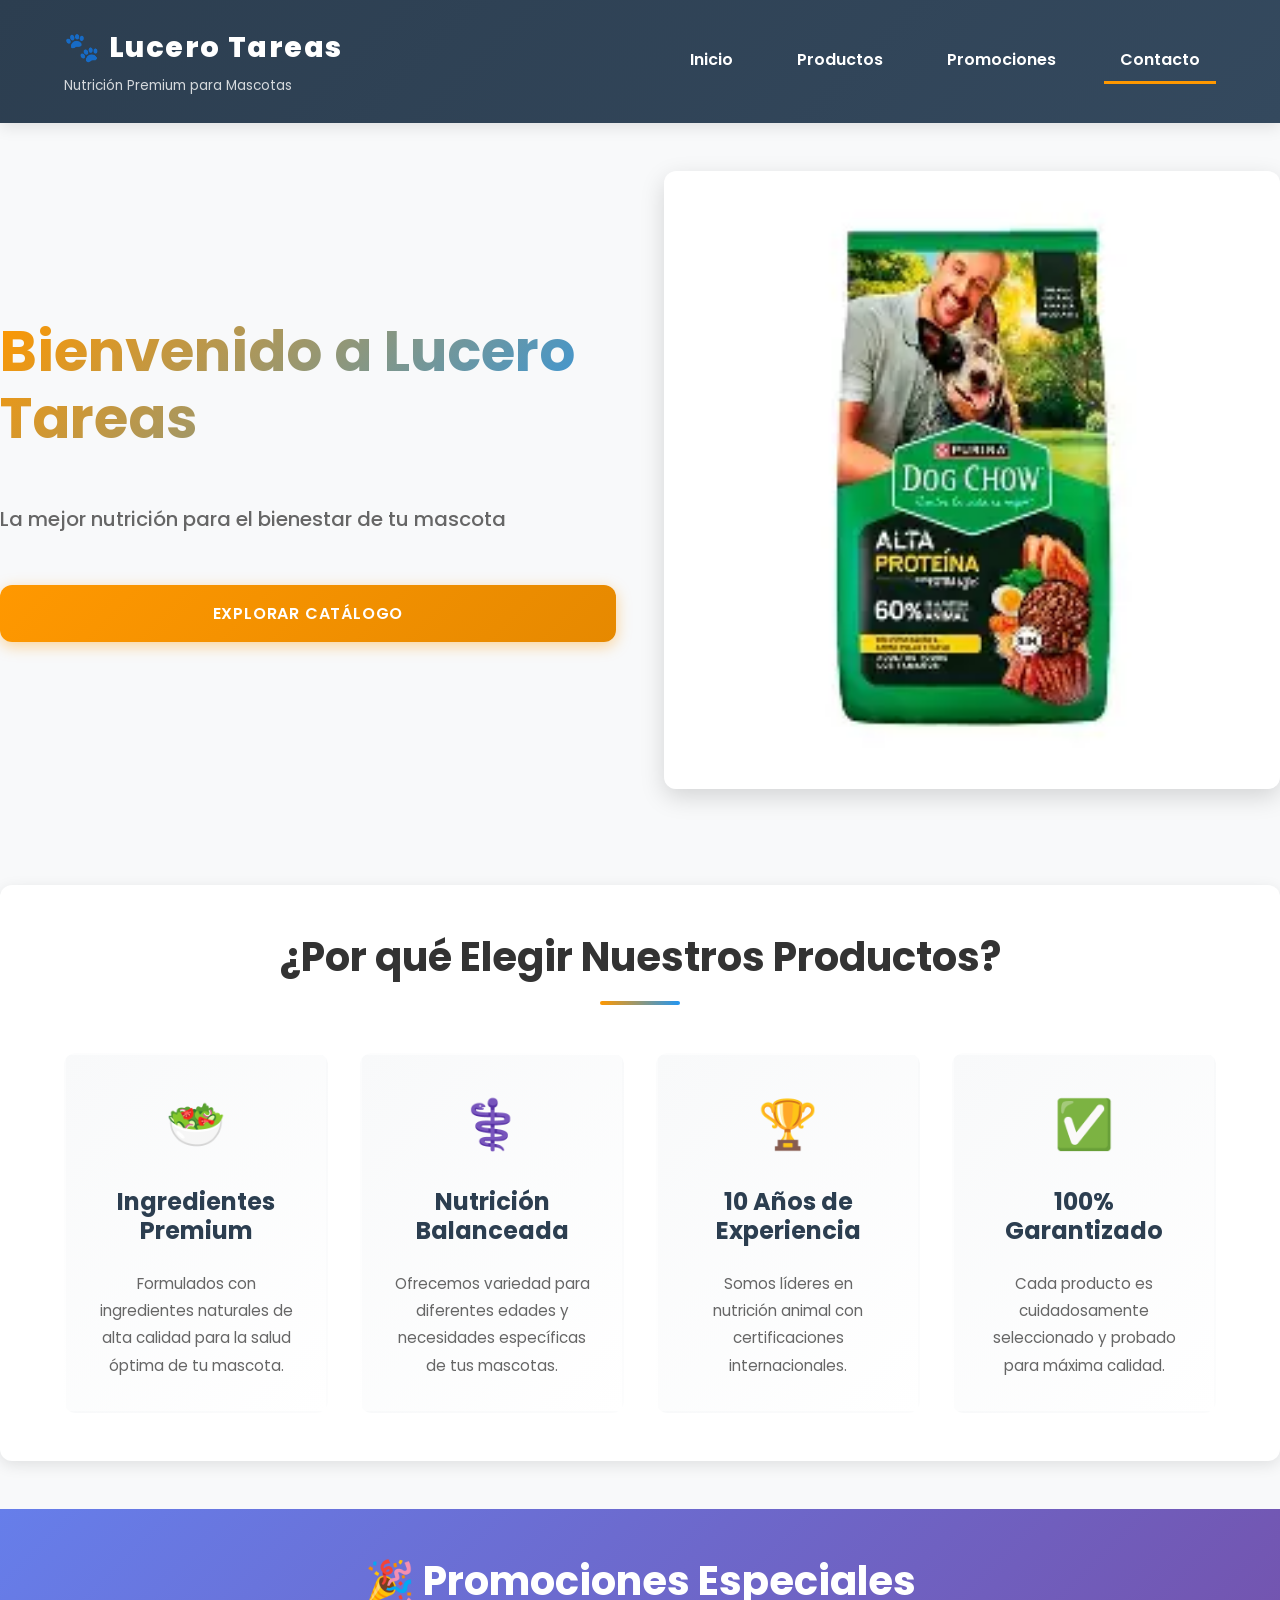
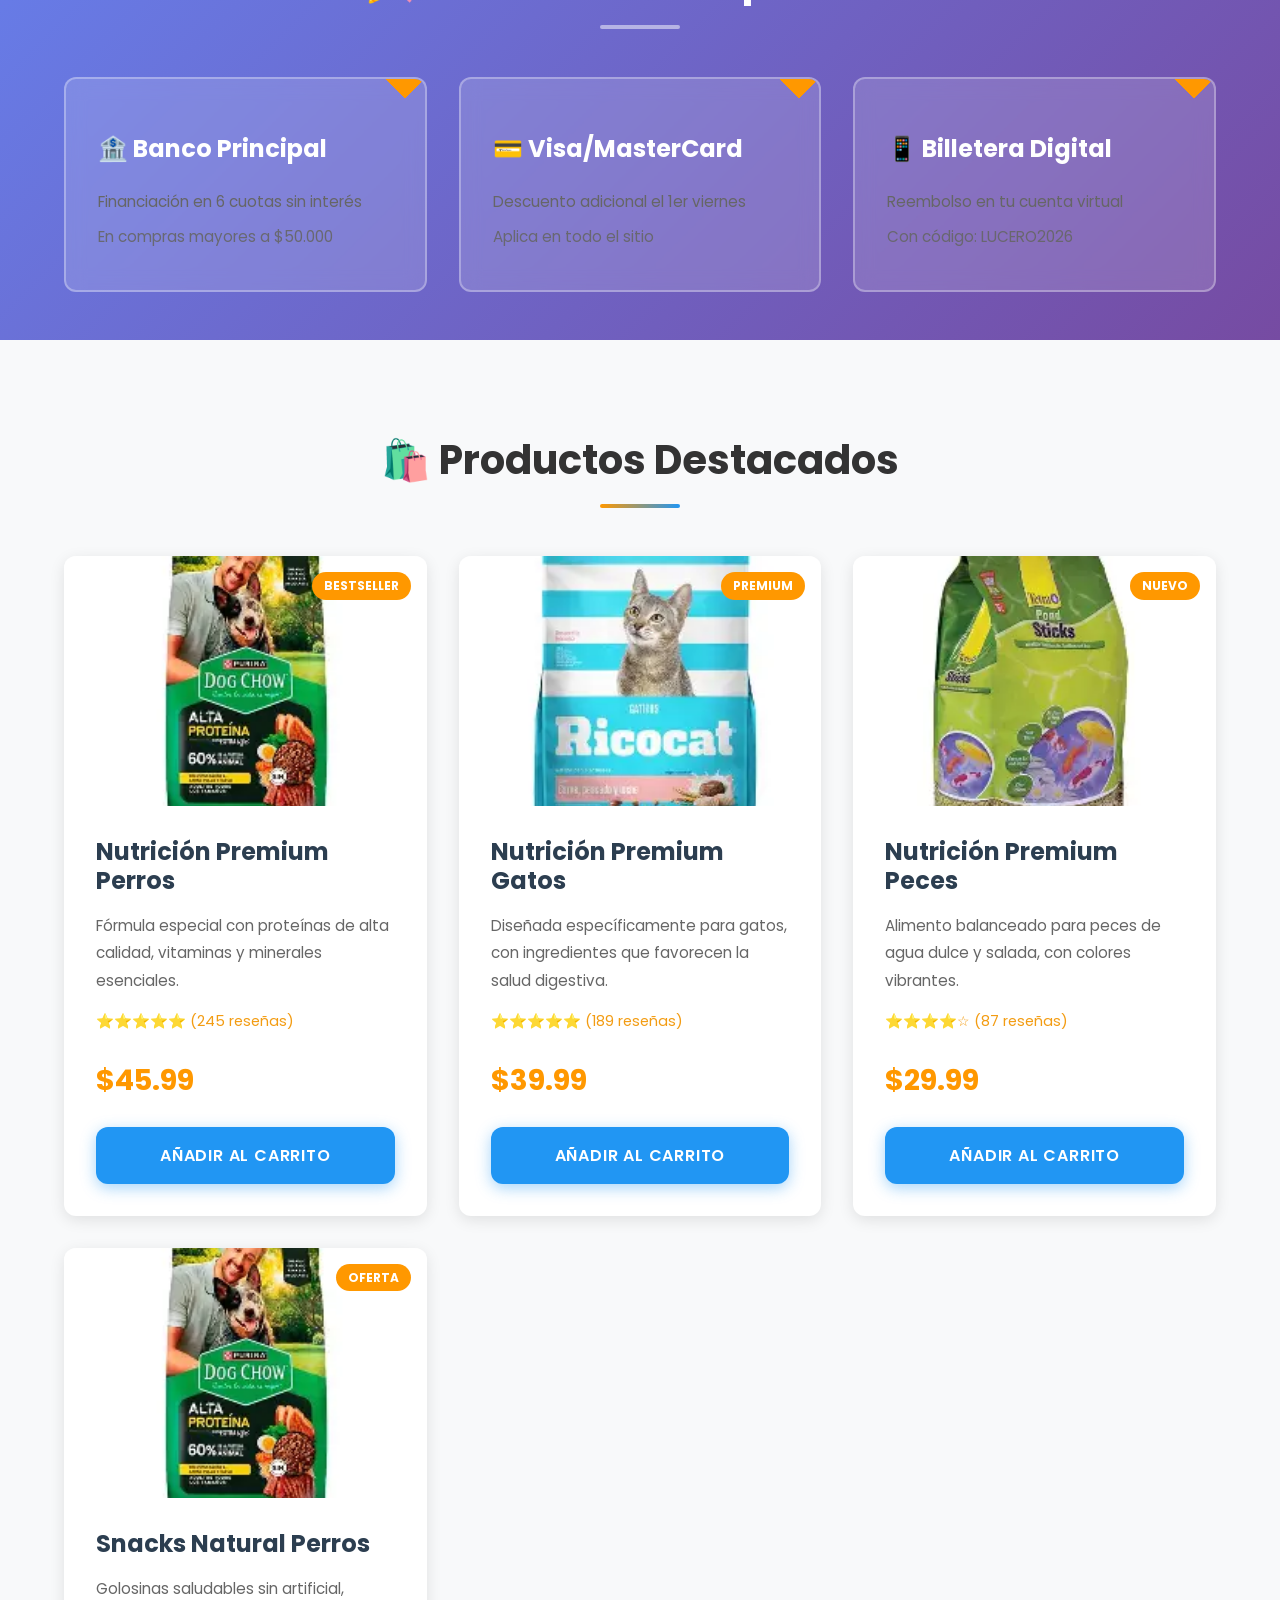
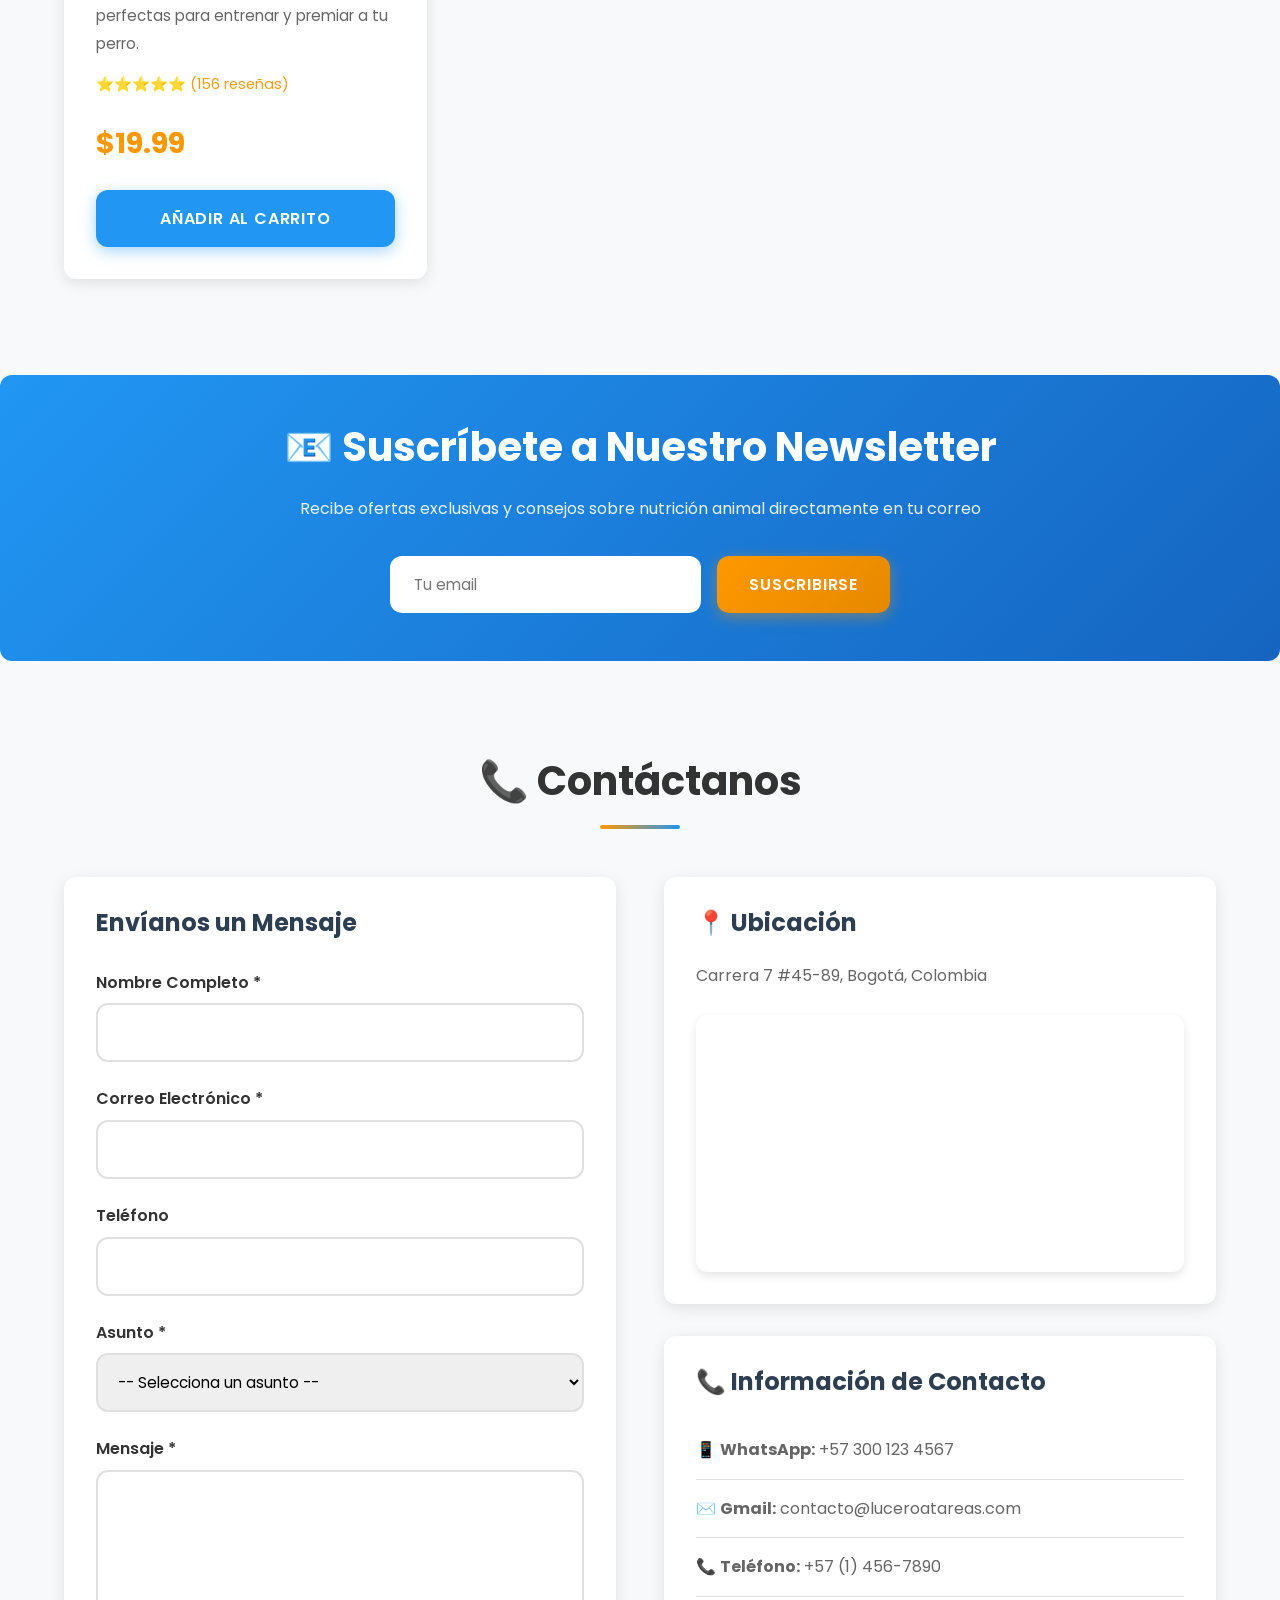
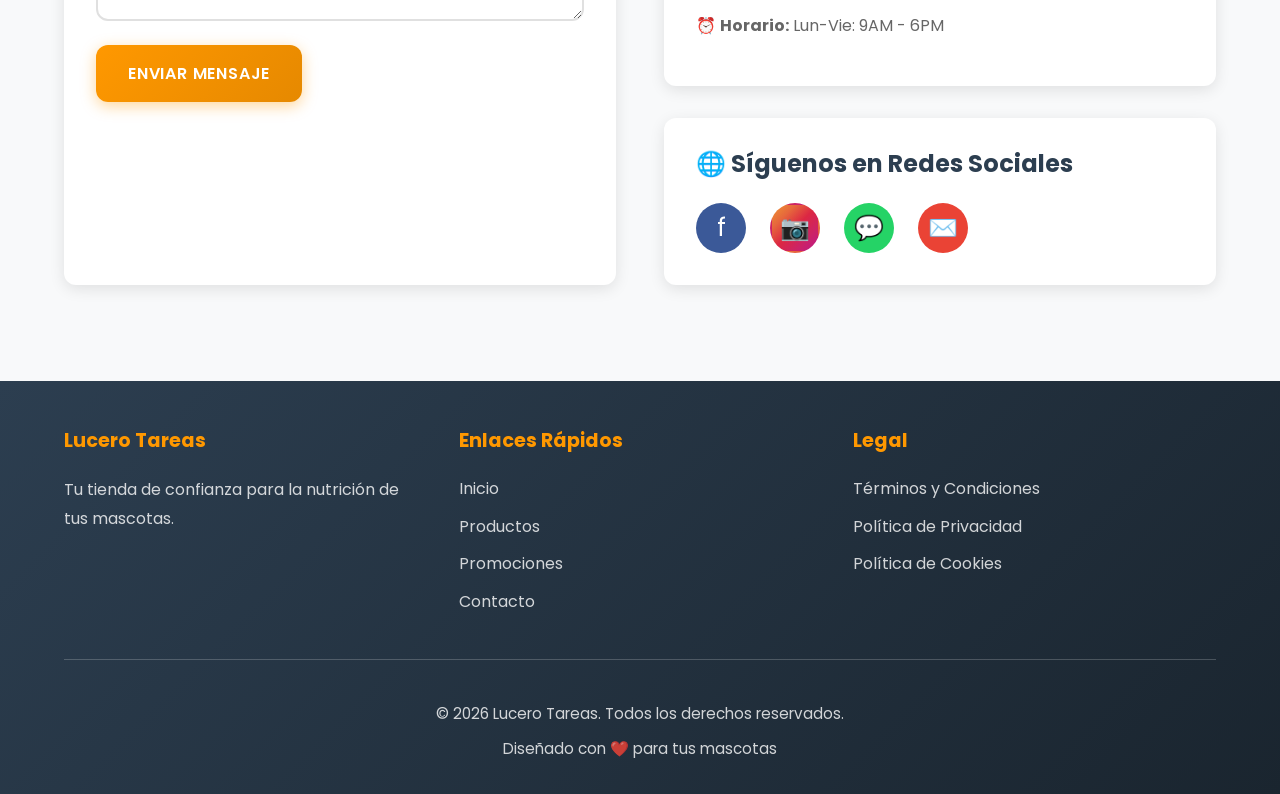
<file: index.html>
<!DOCTYPE html>
<html lang="es">
<head>
    <meta charset="UTF-8">
    <meta name="viewport" content="width=device-width, initial-scale=1.0">
    <meta name="description" content="PetShop Lucero - Nutrición Premium para tus mascotas">
    <meta name="keywords" content="petshop, alimentos mascotas, perros, gatos, peces">
    <title>PetShop Lucero - Nutrición Premium para Mascotas</title>
    <link rel="stylesheet" href="style.css">
    <link rel="preconnect" href="https://fonts.googleapis.com">
    <link rel="preconnect" href="https://fonts.gstatic.com" crossorigin>
    <link href="https://fonts.googleapis.com/css2?family=Poppins:wght@400;600;700;800&family=Lora:wght@400;600&display=swap" rel="stylesheet">
</head>
<body>
    <!-- HEADER Y NAVEGACIÓN -->
    <header class="header">
        <div class="container">
            <div class="logo-container">
                <div class="logo">🐾 Lucero Tareas</div>
                <p class="tagline">Nutrición Premium para Mascotas</p>
            </div>
            <nav class="navbar">
                <a href="#inicio" class="nav-link">Inicio</a>
                <a href="#productos" class="nav-link">Productos</a>
                <a href="#promociones" class="nav-link">Promociones</a>
                <a href="#contacto" class="nav-link">Contacto</a>
            </nav>
            <button class="menu-toggle" id="menuToggle">☰</button>
        </div>
    </header>

    <!-- MAIN CONTENT -->
    <main>
        <!-- SECCIÓN HERO -->
        <section id="inicio" class="hero">
            <div class="hero-content">
                <h1 class="hero-title">Bienvenido a <span class="highlight">Lucero Tareas</span></h1>
                <p class="hero-subtitle">La mejor nutrición para el bienestar de tu mascota</p>
                <button class="cta-button cta-primary">Explorar Catálogo</button>
            </div>
            <div class="hero-image">
                <img src="comida_perros.webp" alt="Productos premium para mascotas" loading="lazy">
            </div>
        </section>

        <!-- SECCIÓN BENEFICIOS -->
        <section class="benefits">
            <div class="container">
                <h2 class="section-title">¿Por qué Elegir Nuestros Productos?</h2>
                <div class="benefits-grid">
                    <div class="benefit-card">
                        <div class="benefit-icon">🥗</div>
                        <h3>Ingredientes Premium</h3>
                        <p>Formulados con ingredientes naturales de alta calidad para la salud óptima de tu mascota.</p>
                    </div>
                    <div class="benefit-card">
                        <div class="benefit-icon">⚕️</div>
                        <h3>Nutrición Balanceada</h3>
                        <p>Ofrecemos variedad para diferentes edades y necesidades específicas de tus mascotas.</p>
                    </div>
                    <div class="benefit-card">
                        <div class="benefit-icon">🏆</div>
                        <h3>10 Años de Experiencia</h3>
                        <p>Somos líderes en nutrición animal con certificaciones internacionales.</p>
                    </div>
                    <div class="benefit-card">
                        <div class="benefit-icon">✅</div>
                        <h3>100% Garantizado</h3>
                        <p>Cada producto es cuidadosamente seleccionado y probado para máxima calidad.</p>
                    </div>
                </div>
            </div>
        </section>

        <!-- SECCIÓN PROMOCIONES BANCARIAS -->
        <section id="promociones" class="promotions">
            <div class="container">
                <h2 class="section-title">🎉 Promociones Especiales</h2>
                <div class="promotions-grid">
                    <div class="promo-card promo-card-1">
                        <div class="promo-badge">Hasta 30%</div>
                        <h3>🏦 Banco Principal</h3>
                        <p>Financiación en 6 cuotas sin interés</p>
                        <p class="promo-detail">En compras mayores a $50.000</p>
                    </div>
                    <div class="promo-card promo-card-2">
                        <div class="promo-badge">Hasta 25%</div>
                        <h3>💳 Visa/MasterCard</h3>
                        <p>Descuento adicional el 1er viernes</p>
                        <p class="promo-detail">Aplica en todo el sitio</p>
                    </div>
                    <div class="promo-card promo-card-3">
                        <div class="promo-badge">Hasta 20%</div>
                        <h3>📱 Billetera Digital</h3>
                        <p>Reembolso en tu cuenta virtual</p>
                        <p class="promo-detail">Con código: LUCERO2026</p>
                    </div>
                </div>
            </div>
        </section>

        <!-- SECCIÓN PRODUCTOS DESTACADOS -->
        <section id="productos" class="featured-products">
            <div class="container">
                <h2 class="section-title">🛍️ Productos Destacados</h2>
                <div class="products-grid">
                    <article class="product-card">
                        <div class="product-image">
                            <img src="comida_perros.webp" alt="Nutrición Premium Perros" loading="lazy">
                            <span class="product-badge">Bestseller</span>
                        </div>
                        <div class="product-content">
                            <h3>Nutrición Premium Perros</h3>
                            <p class="product-description">Fórmula especial con proteínas de alta calidad, vitaminas y minerales esenciales.</p>
                            <div class="product-rating">⭐⭐⭐⭐⭐ (245 reseñas)</div>
                            <div class="product-price">$45.99</div>
                            <button class="cta-button cta-secondary">Añadir al Carrito</button>
                        </div>
                    </article>

                    <article class="product-card">
                        <div class="product-image">
                            <img src="comida_gatos.webp" alt="Nutrición Premium Gatos" loading="lazy">
                            <span class="product-badge">Premium</span>
                        </div>
                        <div class="product-content">
                            <h3>Nutrición Premium Gatos</h3>
                            <p class="product-description">Diseñada específicamente para gatos, con ingredientes que favorecen la salud digestiva.</p>
                            <div class="product-rating">⭐⭐⭐⭐⭐ (189 reseñas)</div>
                            <div class="product-price">$39.99</div>
                            <button class="cta-button cta-secondary">Añadir al Carrito</button>
                        </div>
                    </article>

                    <article class="product-card">
                        <div class="product-image">
                            <img src="comida_peces.webp" alt="Nutrición Premium Peces" loading="lazy">
                            <span class="product-badge">Nuevo</span>
                        </div>
                        <div class="product-content">
                            <h3>Nutrición Premium Peces</h3>
                            <p class="product-description">Alimento balanceado para peces de agua dulce y salada, con colores vibrantes.</p>
                            <div class="product-rating">⭐⭐⭐⭐☆ (87 reseñas)</div>
                            <div class="product-price">$29.99</div>
                            <button class="cta-button cta-secondary">Añadir al Carrito</button>
                        </div>
                    </article>

                    <article class="product-card">
                        <div class="product-image">
                            <img src="comida_perros.webp" alt="Snacks Natural Perros" loading="lazy">
                            <span class="product-badge">Oferta</span>
                        </div>
                        <div class="product-content">
                            <h3>Snacks Natural Perros</h3>
                            <p class="product-description">Golosinas saludables sin artificial, perfectas para entrenar y premiar a tu perro.</p>
                            <div class="product-rating">⭐⭐⭐⭐⭐ (156 reseñas)</div>
                            <div class="product-price">$19.99</div>
                            <button class="cta-button cta-secondary">Añadir al Carrito</button>
                        </div>
                    </article>
                </div>
            </div>
        </section>

        <!-- SECCIÓN NEWSLETTER -->
        <section class="newsletter">
            <div class="container">
                <div class="newsletter-content">
                    <h2>📧 Suscríbete a Nuestro Newsletter</h2>
                    <p>Recibe ofertas exclusivas y consejos sobre nutrición animal directamente en tu correo</p>
                    <form class="newsletter-form">
                        <input type="email" placeholder="Tu email" required>
                        <button type="submit" class="cta-button cta-primary">Suscribirse</button>
                    </form>
                </div>
            </div>
        </section>

        <!-- SECCIÓN FORMULARIO DE CONTACTO -->
        <section id="contacto" class="contact-section">
            <div class="container">
                <h2 class="section-title">📞 Contáctanos</h2>
                <div class="contact-wrapper">
                    <!-- FORMULARIO -->
                    <aside class="contact-form-container">
                        <h3>Envíanos un Mensaje</h3>
                        <form class="contact-form" id="contactForm">
                            <div class="form-group">
                                <label for="name">Nombre Completo *</label>
                                <input type="text" id="name" name="name" required>
                            </div>
                            <div class="form-group">
                                <label for="email">Correo Electrónico *</label>
                                <input type="email" id="email" name="email" required>
                            </div>
                            <div class="form-group">
                                <label for="phone">Teléfono</label>
                                <input type="tel" id="phone" name="phone">
                            </div>
                            <div class="form-group">
                                <label for="subject">Asunto *</label>
                                <select id="subject" name="subject" required>
                                    <option value="">-- Selecciona un asunto --</option>
                                    <option value="consulta">Consulta General</option>
                                    <option value="producto">Información de Producto</option>
                                    <option value="pedido">Estado de Pedido</option>
                                    <option value="reclamo">Reclamo</option>
                                </select>
                            </div>
                            <div class="form-group">
                                <label for="message">Mensaje *</label>
                                <textarea id="message" name="message" rows="5" required></textarea>
                            </div>
                            <button type="submit" class="cta-button cta-primary">Enviar Mensaje</button>
                        </form>
                    </aside>

                    <!-- INFORMACIÓN Y MAPA -->
                    <aside class="contact-info-container">
                        <div class="info-box">
                            <h3>📍 Ubicación</h3>
                            <p>Carrera 7 #45-89, Bogotá, Colombia</p>
                            <div class="map-container">
                                <iframe src="https://www.google.com/maps/embed?pb=!1m18!1m12!1m3!1d3976.5430523435!2d-74.0761!3d4.7110!2m3!1f0!2f0!3f0!3m2!1i1024!2i768!4f13.1!3m3!1m2!1s0x8e3f9a3d1e5e5e5f%3A0x5e5e5e5e5e5e5e5e!2sBogot%C3%A1%2C%20Colombia!5e0!3m2!1ses!2s!4v1234567890" width="100%" height="250" style="border:0;" allowfullscreen="" loading="lazy" referrerpolicy="no-referrer-when-downgrade"></iframe>
                            </div>
                        </div>

                        <div class="info-box">
                            <h3>📞 Información de Contacto</h3>
                            <ul class="contact-list">
                                <li>📱 <strong>WhatsApp:</strong> +57 300 123 4567</li>
                                <li>✉️ <strong>Gmail:</strong> contacto@luceroatareas.com</li>
                                <li>📞 <strong>Teléfono:</strong> +57 (1) 456-7890</li>
                                <li>⏰ <strong>Horario:</strong> Lun-Vie: 9AM - 6PM</li>
                            </ul>
                        </div>

                        <div class="info-box">
                            <h3>🌐 Síguenos en Redes Sociales</h3>
                            <div class="social-links">
                                <a href="https://facebook.com/luceroatareas" target="_blank" title="Facebook" class="social-link facebook">f</a>
                                <a href="https://instagram.com/luceroatareas" target="_blank" title="Instagram" class="social-link instagram">📷</a>
                                <a href="https://wa.me/573001234567" target="_blank" title="WhatsApp" class="social-link whatsapp">💬</a>
                                <a href="mailto:contacto@luceroatareas.com" title="Email" class="social-link email">✉️</a>
                            </div>
                        </div>
                    </aside>
                </div>
            </div>
        </section>
    </main>

    <!-- FOOTER -->
    <footer class="footer">
        <div class="container">
            <div class="footer-content">
                <div class="footer-section">
                    <h4>Lucero Tareas</h4>
                    <p>Tu tienda de confianza para la nutrición de tus mascotas.</p>
                </div>
                <div class="footer-section">
                    <h4>Enlaces Rápidos</h4>
                    <ul>
                        <li><a href="#inicio">Inicio</a></li>
                        <li><a href="#productos">Productos</a></li>
                        <li><a href="#promociones">Promociones</a></li>
                        <li><a href="#contacto">Contacto</a></li>
                    </ul>
                </div>
                <div class="footer-section">
                    <h4>Legal</h4>
                    <ul>
                        <li><a href="#terminos">Términos y Condiciones</a></li>
                        <li><a href="#privacidad">Política de Privacidad</a></li>
                        <li><a href="#cookies">Política de Cookies</a></li>
                    </ul>
                </div>
            </div>
            <div class="footer-bottom">
                <p>&copy; 2026 Lucero Tareas. Todos los derechos reservados.</p>
                <p>Diseñado con ❤️ para tus mascotas</p>
            </div>
        </div>
    </footer>

    <script src="script.js"></script>
</body>
</html>
</file>
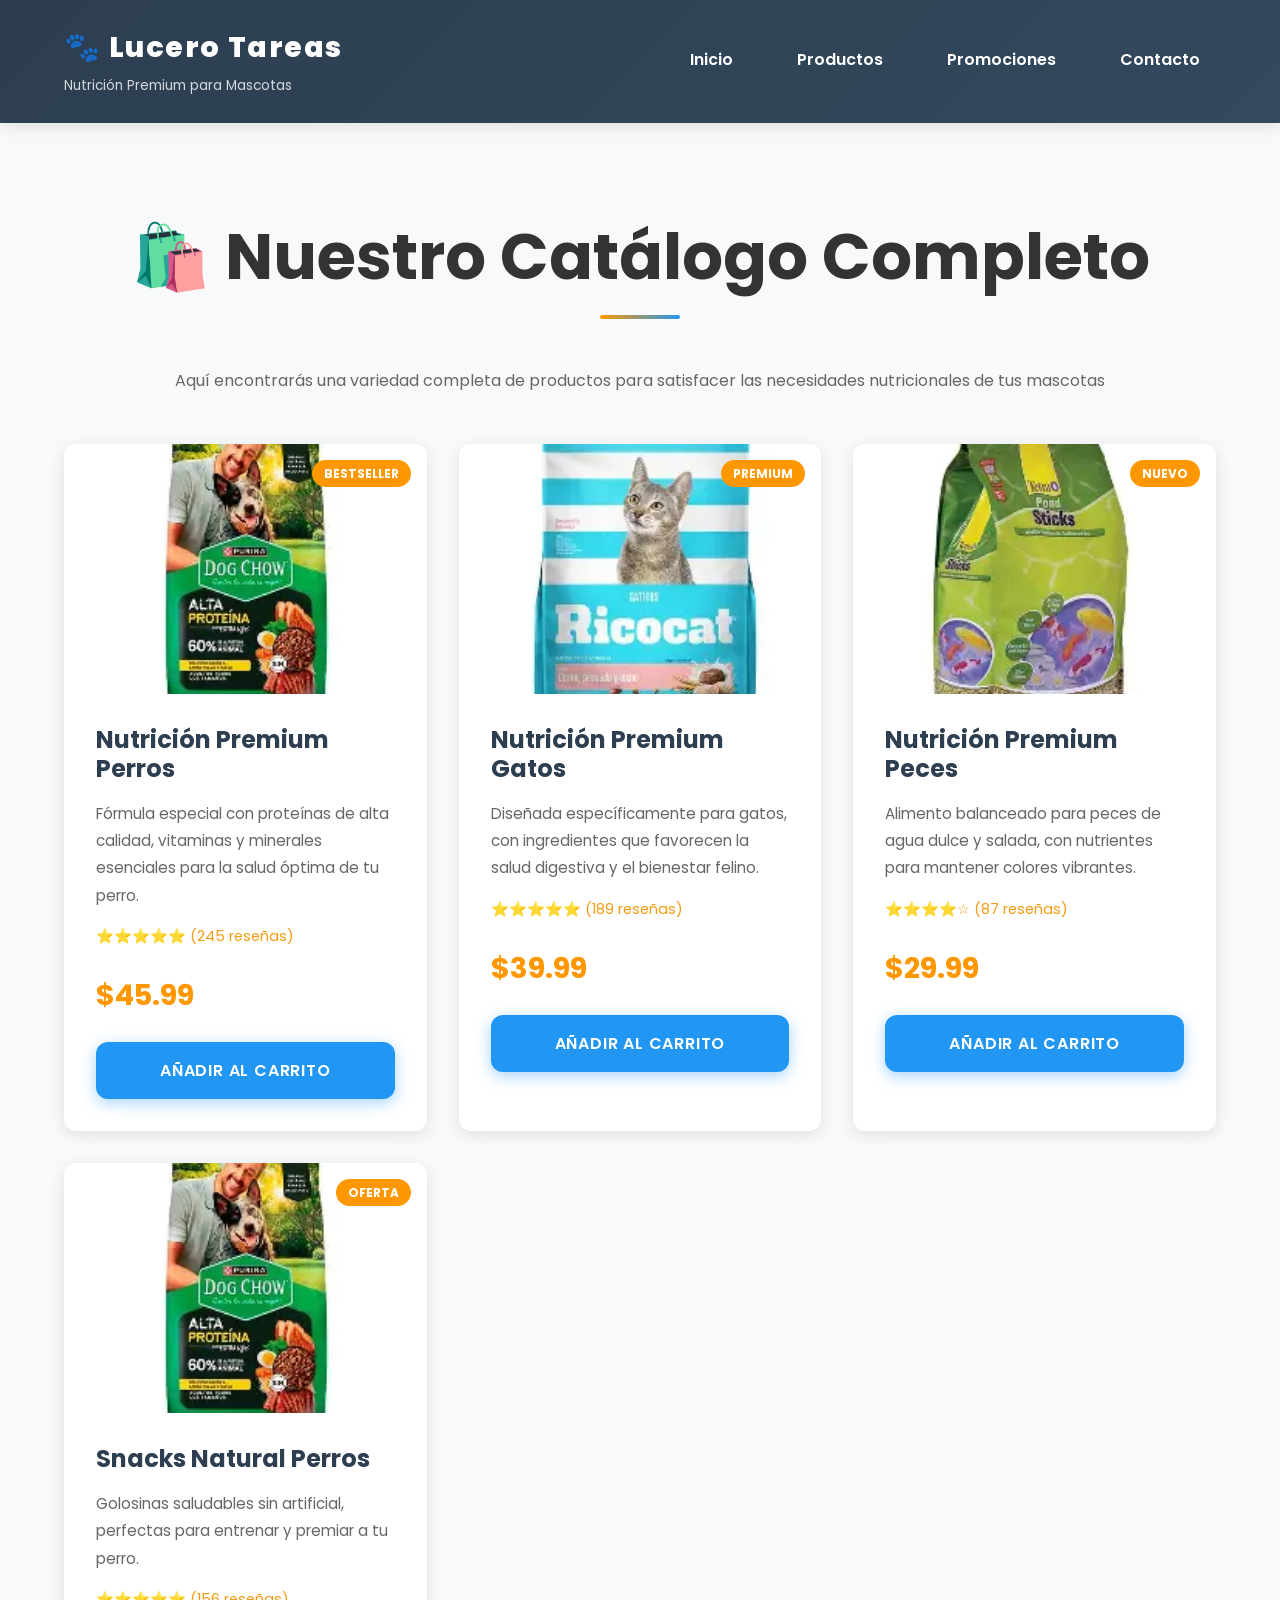
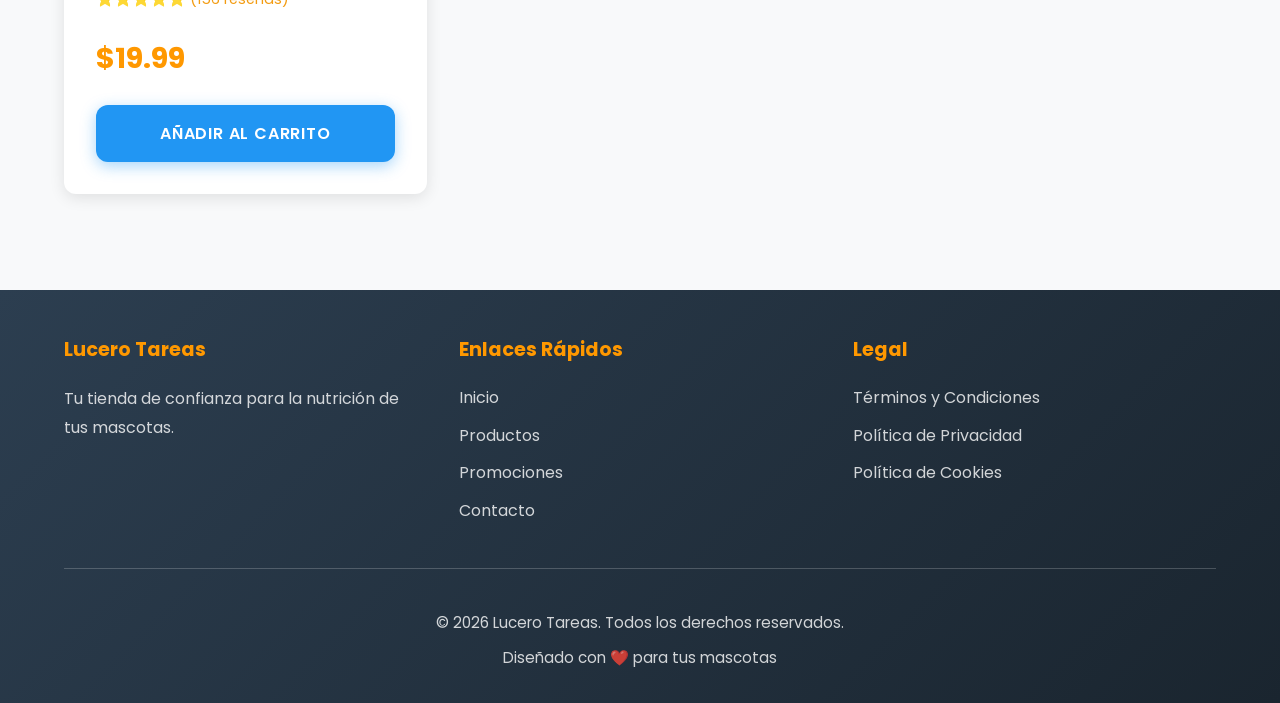
<file: catalogo.html>
<!DOCTYPE html>
<html lang="es">
<head>
    <meta charset="UTF-8">
    <meta name="viewport" content="width=device-width, initial-scale=1.0">
    <meta name="description" content="Catálogo de productos - PetShop Lucero">
    <title>Catálogo - PetShop Lucero</title>
    <link rel="stylesheet" href="style.css">
    <link rel="preconnect" href="https://fonts.googleapis.com">
    <link rel="preconnect" href="https://fonts.gstatic.com" crossorigin>
    <link href="https://fonts.googleapis.com/css2?family=Poppins:wght@400;600;700;800&display=swap" rel="stylesheet">
</head>
<body>
    <!-- HEADER Y NAVEGACIÓN -->
    <header class="header">
        <div class="container">
            <div class="logo-container">
                <div class="logo">🐾 Lucero Tareas</div>
                <p class="tagline">Nutrición Premium para Mascotas</p>
            </div>
            <nav class="navbar">
                <a href="index.html#inicio" class="nav-link">Inicio</a>
                <a href="index.html#productos" class="nav-link">Productos</a>
                <a href="index.html#promociones" class="nav-link">Promociones</a>
                <a href="index.html#contacto" class="nav-link">Contacto</a>
            </nav>
            <button class="menu-toggle" id="menuToggle">☰</button>
        </div>
    </header>

    <!-- MAIN CONTENT -->
    <main>
        <section class="featured-products">
            <div class="container">
                <h1 class="section-title">🛍️ Nuestro Catálogo Completo</h1>
                <p style="text-align: center; color: #666; margin-bottom: 2rem;">Aquí encontrarás una variedad completa de productos para satisfacer las necesidades nutricionales de tus mascotas</p>
                
                <div class="products-grid">
                    <article class="product-card">
                        <div class="product-image">
                            <img src="comida_perros.webp" alt="Comida para perros" loading="lazy">
                            <span class="product-badge">Bestseller</span>
                        </div>
                        <div class="product-content">
                            <h3>Nutrición Premium Perros</h3>
                            <p class="product-description">Fórmula especial con proteínas de alta calidad, vitaminas y minerales esenciales para la salud óptima de tu perro.</p>
                            <div class="product-rating">⭐⭐⭐⭐⭐ (245 reseñas)</div>
                            <div class="product-price">$45.99</div>
                            <button class="cta-button cta-secondary">Añadir al Carrito</button>
                        </div>
                    </article>

                    <article class="product-card">
                        <div class="product-image">
                            <img src="comida_gatos.webp" alt="Comida para gatos" loading="lazy">
                            <span class="product-badge">Premium</span>
                        </div>
                        <div class="product-content">
                            <h3>Nutrición Premium Gatos</h3>
                            <p class="product-description">Diseñada específicamente para gatos, con ingredientes que favorecen la salud digestiva y el bienestar felino.</p>
                            <div class="product-rating">⭐⭐⭐⭐⭐ (189 reseñas)</div>
                            <div class="product-price">$39.99</div>
                            <button class="cta-button cta-secondary">Añadir al Carrito</button>
                        </div>
                    </article>

                    <article class="product-card">
                        <div class="product-image">
                            <img src="comida_peces.webp" alt="Comida para peces" loading="lazy">
                            <span class="product-badge">Nuevo</span>
                        </div>
                        <div class="product-content">
                            <h3>Nutrición Premium Peces</h3>
                            <p class="product-description">Alimento balanceado para peces de agua dulce y salada, con nutrientes para mantener colores vibrantes.</p>
                            <div class="product-rating">⭐⭐⭐⭐☆ (87 reseñas)</div>
                            <div class="product-price">$29.99</div>
                            <button class="cta-button cta-secondary">Añadir al Carrito</button>
                        </div>
                    </article>

                    <article class="product-card">
                        <div class="product-image">
                            <img src="comida_perros.webp" alt="Comida para perros" loading="lazy">
                            <span class="product-badge">Oferta</span>
                        </div>
                        <div class="product-content">
                            <h3>Snacks Natural Perros</h3>
                            <p class="product-description">Golosinas saludables sin artificial, perfectas para entrenar y premiar a tu perro.</p>
                            <div class="product-rating">⭐⭐⭐⭐⭐ (156 reseñas)</div>
                            <div class="product-price">$19.99</div>
                            <button class="cta-button cta-secondary">Añadir al Carrito</button>
                        </div>
                    </article>
                </div>
            </div>
        </section>
    </main>

    <!-- FOOTER -->
    <footer class="footer">
        <div class="container">
            <div class="footer-content">
                <div class="footer-section">
                    <h4>Lucero Tareas</h4>
                    <p>Tu tienda de confianza para la nutrición de tus mascotas.</p>
                </div>
                <div class="footer-section">
                    <h4>Enlaces Rápidos</h4>
                    <ul>
                        <li><a href="index.html">Inicio</a></li>
                        <li><a href="#productos">Productos</a></li>
                        <li><a href="#promociones">Promociones</a></li>
                        <li><a href="#contacto">Contacto</a></li>
                    </ul>
                </div>
                <div class="footer-section">
                    <h4>Legal</h4>
                    <ul>
                        <li><a href="#">Términos y Condiciones</a></li>
                        <li><a href="#">Política de Privacidad</a></li>
                        <li><a href="#">Política de Cookies</a></li>
                    </ul>
                </div>
            </div>
            <div class="footer-bottom">
                <p>&copy; 2026 Lucero Tareas. Todos los derechos reservados.</p>
                <p>Diseñado con ❤️ para tus mascotas</p>
            </div>
        </div>
    </footer>

    <script src="script.js"></script>
</body>
</html>
</file>
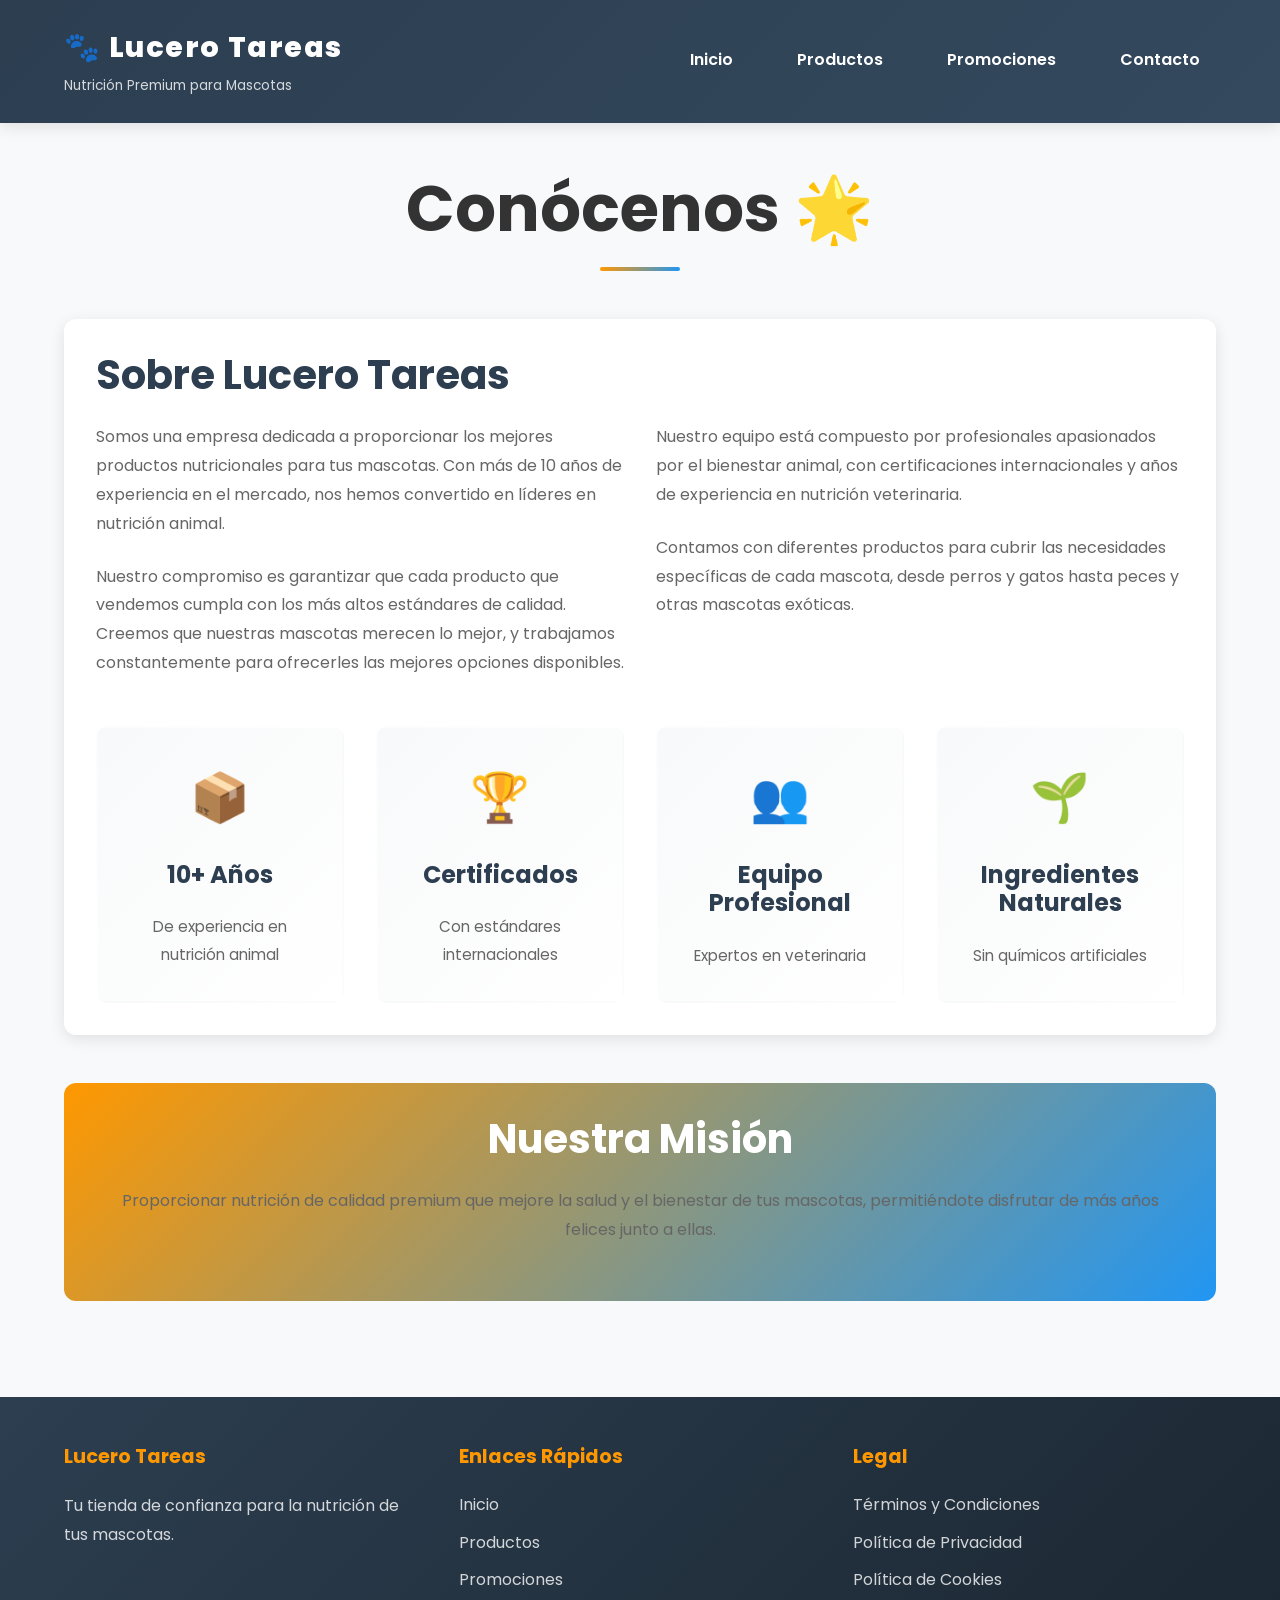
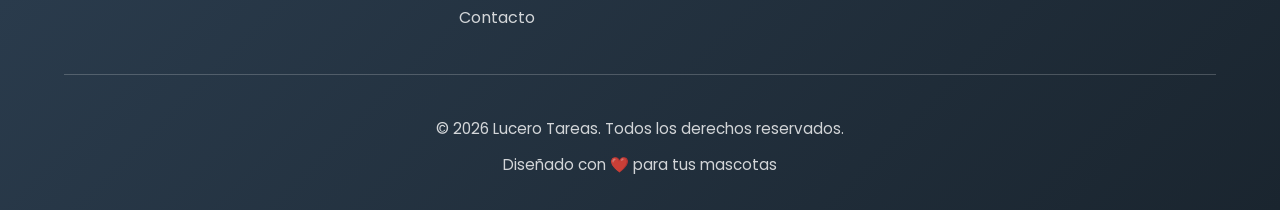
<file: conocenos.html>
<!DOCTYPE html>
<html lang="es">
<head>
    <meta charset="UTF-8">
    <meta name="viewport" content="width=device-width, initial-scale=1.0">
    <meta name="description" content="Conócenos - PetShop Lucero">
    <title>Conócenos - PetShop Lucero</title>
    <link rel="stylesheet" href="style.css">
    <link rel="preconnect" href="https://fonts.googleapis.com">
    <link rel="preconnect" href="https://fonts.gstatic.com" crossorigin>
    <link href="https://fonts.googleapis.com/css2?family=Poppins:wght@400;600;700;800&display=swap" rel="stylesheet">
</head>
<body>
    <!-- HEADER Y NAVEGACIÓN -->
    <header class="header">
        <div class="container">
            <div class="logo-container">
                <div class="logo">🐾 Lucero Tareas</div>
                <p class="tagline">Nutrición Premium para Mascotas</p>
            </div>
            <nav class="navbar">
                <a href="index.html#inicio" class="nav-link">Inicio</a>
                <a href="index.html#productos" class="nav-link">Productos</a>
                <a href="index.html#promociones" class="nav-link">Promociones</a>
                <a href="index.html#contacto" class="nav-link">Contacto</a>
            </nav>
            <button class="menu-toggle" id="menuToggle">☰</button>
        </div>
    </header>

    <!-- MAIN CONTENT -->
    <main>
        <section style="padding: 3rem 0;">
            <div class="container">
                <h1 class="section-title">Conócenos 🌟</h1>
                
                <div style="background: white; padding: 2rem; border-radius: 12px; box-shadow: 0 4px 15px rgba(0,0,0,0.1);">
                    <h2 style="color: #2c3e50; margin-bottom: 1.5rem;">Sobre Lucero Tareas</h2>
                    
                    <div style="columns: 2; gap: 2rem;">
                        <p>Somos una empresa dedicada a proporcionar los mejores productos nutricionales para tus mascotas. Con más de 10 años de experiencia en el mercado, nos hemos convertido en líderes en nutrición animal.</p>
                        
                        <p>Nuestro compromiso es garantizar que cada producto que vendemos cumpla con los más altos estándares de calidad. Creemos que nuestras mascotas merecen lo mejor, y trabajamos constantemente para ofrecerles las mejores opciones disponibles.</p>
                        
                        <p>Nuestro equipo está compuesto por profesionales apasionados por el bienestar animal, con certificaciones internacionales y años de experiencia en nutrición veterinaria.</p>
                        
                        <p>Contamos con diferentes productos para cubrir las necesidades específicas de cada mascota, desde perros y gatos hasta peces y otras mascotas exóticas.</p>
                    </div>

                    <div style="margin-top: 3rem; display: grid; grid-template-columns: repeat(auto-fit, minmax(220px, 1fr)); gap: 2rem;">
                        <div class="benefit-card">
                            <div class="benefit-icon">📦</div>
                            <h3>10+ Años</h3>
                            <p>De experiencia en nutrición animal</p>
                        </div>
                        <div class="benefit-card">
                            <div class="benefit-icon">🏆</div>
                            <h3>Certificados</h3>
                            <p>Con estándares internacionales</p>
                        </div>
                        <div class="benefit-card">
                            <div class="benefit-icon">👥</div>
                            <h3>Equipo Profesional</h3>
                            <p>Expertos en veterinaria</p>
                        </div>
                        <div class="benefit-card">
                            <div class="benefit-icon">🌱</div>
                            <h3>Ingredientes Naturales</h3>
                            <p>Sin químicos artificiales</p>
                        </div>
                    </div>
                </div>

                <div style="margin-top: 3rem; background: linear-gradient(135deg, var(--primary-color), var(--secondary-color)); color: white; padding: 2rem; border-radius: 12px; text-align: center;">
                    <h2>Nuestra Misión</h2>
                    <p>Proporcionar nutrición de calidad premium que mejore la salud y el bienestar de tus mascotas, permitiéndote disfrutar de más años felices junto a ellas.</p>
                </div>
            </div>
        </section>
    </main>

    <!-- FOOTER -->
    <footer class="footer">
        <div class="container">
            <div class="footer-content">
                <div class="footer-section">
                    <h4>Lucero Tareas</h4>
                    <p>Tu tienda de confianza para la nutrición de tus mascotas.</p>
                </div>
                <div class="footer-section">
                    <h4>Enlaces Rápidos</h4>
                    <ul>
                        <li><a href="index.html">Inicio</a></li>
                        <li><a href="catalogo.html">Productos</a></li>
                        <li><a href="index.html#promociones">Promociones</a></li>
                        <li><a href="index.html#contacto">Contacto</a></li>
                    </ul>
                </div>
                <div class="footer-section">
                    <h4>Legal</h4>
                    <ul>
                        <li><a href="#">Términos y Condiciones</a></li>
                        <li><a href="#">Política de Privacidad</a></li>
                        <li><a href="#">Política de Cookies</a></li>
                    </ul>
                </div>
            </div>
            <div class="footer-bottom">
                <p>&copy; 2026 Lucero Tareas. Todos los derechos reservados.</p>
                <p>Diseñado con ❤️ para tus mascotas</p>
            </div>
        </div>
    </footer>

    <script src="script.js"></script>
</body>
</html>
</file>
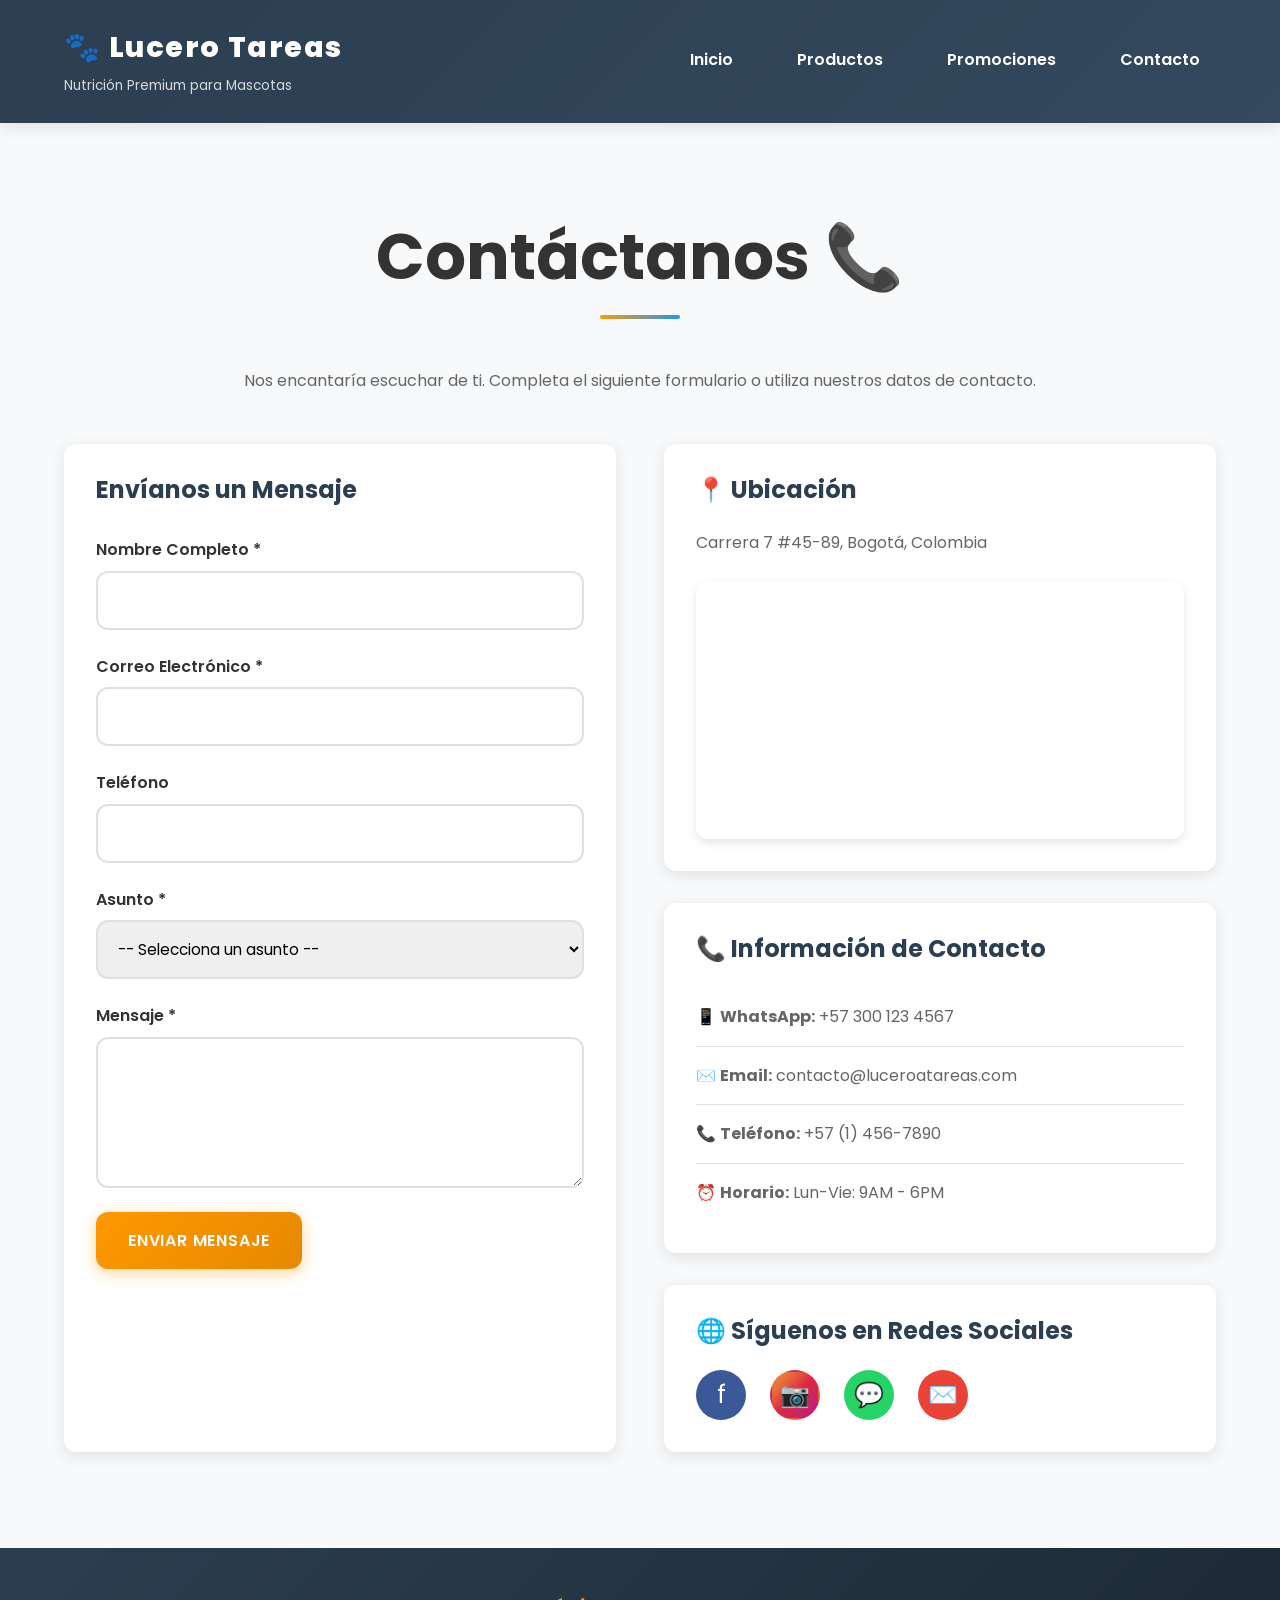
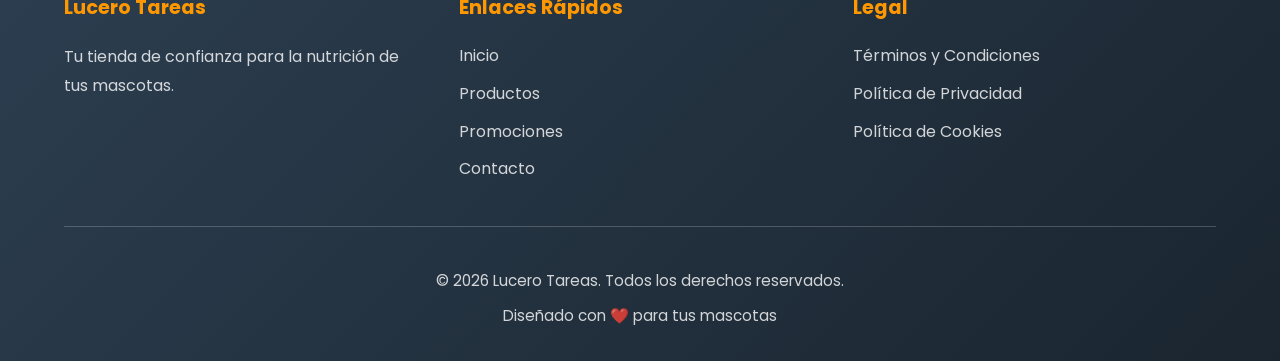
<file: contactanos.html>
<!DOCTYPE html>
<html lang="es">
<head>
    <meta charset="UTF-8">
    <meta name="viewport" content="width=device-width, initial-scale=1.0">
    <meta name="description" content="Contáctanos - PetShop Lucero">
    <title>Contáctanos - PetShop Lucero</title>
    <link rel="stylesheet" href="style.css">
    <link rel="preconnect" href="https://fonts.googleapis.com">
    <link rel="preconnect" href="https://fonts.gstatic.com" crossorigin>
    <link href="https://fonts.googleapis.com/css2?family=Poppins:wght@400;600;700;800&display=swap" rel="stylesheet">
</head>
<body>
    <!-- HEADER Y NAVEGACIÓN -->
    <header class="header">
        <div class="container">
            <div class="logo-container">
                <div class="logo">🐾 Lucero Tareas</div>
                <p class="tagline">Nutrición Premium para Mascotas</p>
            </div>
            <nav class="navbar">
                <a href="index.html#inicio" class="nav-link">Inicio</a>
                <a href="index.html#productos" class="nav-link">Productos</a>
                <a href="index.html#promociones" class="nav-link">Promociones</a>
                <a href="index.html#contacto" class="nav-link">Contacto</a>
            </nav>
            <button class="menu-toggle" id="menuToggle">☰</button>
        </div>
    </header>

    <!-- MAIN CONTENT -->
    <main>
        <section class="contact-section" style="padding: 3rem 0;">
            <div class="container">
                <h1 class="section-title">Contáctanos 📞</h1>
                <p style="text-align: center; color: #666; margin-bottom: 3rem;">Nos encantaría escuchar de ti. Completa el siguiente formulario o utiliza nuestros datos de contacto.</p>
                
                <div class="contact-wrapper">
                    <!-- FORMULARIO -->
                    <aside class="contact-form-container">
                        <h3>Envíanos un Mensaje</h3>
                        <form class="contact-form" id="contactForm">
                            <div class="form-group">
                                <label for="name">Nombre Completo *</label>
                                <input type="text" id="name" name="name" required>
                            </div>
                            <div class="form-group">
                                <label for="email">Correo Electrónico *</label>
                                <input type="email" id="email" name="email" required>
                            </div>
                            <div class="form-group">
                                <label for="phone">Teléfono</label>
                                <input type="tel" id="phone" name="phone">
                            </div>
                            <div class="form-group">
                                <label for="subject">Asunto *</label>
                                <select id="subject" name="subject" required>
                                    <option value="">-- Selecciona un asunto --</option>
                                    <option value="consulta">Consulta General</option>
                                    <option value="producto">Información de Producto</option>
                                    <option value="pedido">Estado de Pedido</option>
                                    <option value="reclamo">Reclamo</option>
                                </select>
                            </div>
                            <div class="form-group">
                                <label for="message">Mensaje *</label>
                                <textarea id="message" name="message" rows="5" required></textarea>
                            </div>
                            <button type="submit" class="cta-button cta-primary">Enviar Mensaje</button>
                        </form>
                    </aside>

                    <!-- INFORMACIÓN Y MAPA -->
                    <aside class="contact-info-container">
                        <div class="info-box">
                            <h3>📍 Ubicación</h3>
                            <p>Carrera 7 #45-89, Bogotá, Colombia</p>
                            <div class="map-container">
                                <iframe src="https://www.google.com/maps/embed?pb=!1m18!1m12!1m3!1d3976.5430523435!2d-74.0761!3d4.7110!2m3!1f0!2f0!3f0!3m2!1i1024!2i768!4f13.1!3m3!1m2!1s0x8e3f9a3d1e5e5e5f%3A0x5e5e5e5e5e5e5e5e!2sBogot%C3%A1%2C%20Colombia!5e0!3m2!1ses!2s!4v1234567890" width="100%" height="250" style="border:0;" allowfullscreen="" loading="lazy" referrerpolicy="no-referrer-when-downgrade"></iframe>
                            </div>
                        </div>

                        <div class="info-box">
                            <h3>📞 Información de Contacto</h3>
                            <ul class="contact-list">
                                <li>📱 <strong>WhatsApp:</strong> +57 300 123 4567</li>
                                <li>✉️ <strong>Email:</strong> contacto@luceroatareas.com</li>
                                <li>📞 <strong>Teléfono:</strong> +57 (1) 456-7890</li>
                                <li>⏰ <strong>Horario:</strong> Lun-Vie: 9AM - 6PM</li>
                            </ul>
                        </div>

                        <div class="info-box">
                            <h3>🌐 Síguenos en Redes Sociales</h3>
                            <div class="social-links">
                                <a href="https://facebook.com/luceroatareas" target="_blank" title="Facebook" class="social-link facebook">f</a>
                                <a href="https://instagram.com/luceroatareas" target="_blank" title="Instagram" class="social-link instagram">📷</a>
                                <a href="https://wa.me/573001234567" target="_blank" title="WhatsApp" class="social-link whatsapp">💬</a>
                                <a href="mailto:contacto@luceroatareas.com" title="Email" class="social-link email">✉️</a>
                            </div>
                        </div>
                    </aside>
                </div>
            </div>
        </section>
    </main>

    <!-- FOOTER -->
    <footer class="footer">
        <div class="container">
            <div class="footer-content">
                <div class="footer-section">
                    <h4>Lucero Tareas</h4>
                    <p>Tu tienda de confianza para la nutrición de tus mascotas.</p>
                </div>
                <div class="footer-section">
                    <h4>Enlaces Rápidos</h4>
                    <ul>
                        <li><a href="index.html">Inicio</a></li>
                        <li><a href="catalogo.html">Productos</a></li>
                        <li><a href="index.html#promociones">Promociones</a></li>
                        <li><a href="index.html#contacto">Contacto</a></li>
                    </ul>
                </div>
                <div class="footer-section">
                    <h4>Legal</h4>
                    <ul>
                        <li><a href="#">Términos y Condiciones</a></li>
                        <li><a href="#">Política de Privacidad</a></li>
                        <li><a href="#">Política de Cookies</a></li>
                    </ul>
                </div>
            </div>
            <div class="footer-bottom">
                <p>&copy; 2026 Lucero Tareas. Todos los derechos reservados.</p>
                <p>Diseñado con ❤️ para tus mascotas</p>
            </div>
        </div>
    </footer>

    <script src="script.js"></script>
</body>
</html>
</file>
<file: style.css>
/* ============================================
   VARIABLES CSS Y CONFIGURACIÓN GLOBAL
   ============================================ */
:root {
    --primary-color: #ff9800;
    --secondary-color: #2196F3;
    --success-color: #4CAF50;
    --danger-color: #f44336;
    --dark-color: #2c3e50;
    --light-color: #ecf0f1;
    --text-color: #333;
    --text-light: #666;
    --bg-color: #f8f9fa;
    --white: #ffffff;
    --border-radius: 12px;
    --box-shadow: 0 4px 15px rgba(0, 0, 0, 0.1);
    --box-shadow-hover: 0 8px 25px rgba(0, 0, 0, 0.15);
    --transition: all 0.3s cubic-bezier(0.4, 0, 0.2, 1);
    --spacing-xs: 0.5rem;
    --spacing-sm: 1rem;
    --spacing-md: 1.5rem;
    --spacing-lg: 2rem;
    --spacing-xl: 3rem;
}

/* ============================================
   RESET Y ESTILOS BASE
   ============================================ */
* {
    margin: 0;
    padding: 0;
    box-sizing: border-box;
}

html {
    scroll-behavior: smooth;
    scroll-padding-top: 70px;
}

body {
    font-family: 'Poppins', sans-serif;
    font-size: 16px;
    line-height: 1.6;
    color: var(--text-color);
    background-color: var(--bg-color);
    overflow-x: hidden;
}

/* ============================================
   TIPOGRAFÍA
   ============================================ */
h1, h2, h3, h4, h5, h6 {
    font-weight: 700;
    line-height: 1.2;
    margin-bottom: var(--spacing-md);
    animation: fadeInDown 0.6s ease-out;
}

h1 {
    font-size: clamp(2.5rem, 8vw, 4rem);
}

h2 {
    font-size: clamp(1.8rem, 5vw, 2.5rem);
}

h3 {
    font-size: 1.5rem;
}

p {
    margin-bottom: var(--spacing-md);
    color: var(--text-light);
    line-height: 1.8;
}

a {
    color: var(--primary-color);
    text-decoration: none;
    transition: var(--transition);
}

a:hover {
    color: var(--secondary-color);
}

/* ============================================
   CONTENEDOR Y GRID
   ============================================ */
.container {
    width: 100%;
    max-width: 1200px;
    margin: 0 auto;
    padding: 0 var(--spacing-md);
}

/* ============================================
   HEADER Y NAVEGACIÓN
   ============================================ */
.header {
    background: linear-gradient(135deg, var(--dark-color) 0%, #34495e 100%);
    color: var(--white);
    padding: var(--spacing-md) 0;
    position: sticky;
    top: 0;
    z-index: 100;
    box-shadow: var(--box-shadow);
    animation: slideDown 0.5s ease-out;
}

.header .container {
    display: flex;
    justify-content: space-between;
    align-items: center;
}

.logo-container {
    display: flex;
    flex-direction: column;
    gap: 0.25rem;
}

.logo {
    font-size: 1.8rem;
    font-weight: 800;
    display: flex;
    align-items: center;
    gap: 0.5rem;
    letter-spacing: 0.05em;
}

.tagline {
    font-size: 0.85rem;
    color: rgba(255, 255, 255, 0.8);
    margin: 0;
    font-weight: 400;
}

.navbar {
    display: flex;
    gap: var(--spacing-lg);
    align-items: center;
}

.nav-link {
    color: var(--white);
    font-weight: 600;
    font-size: 1rem;
    padding: var(--spacing-xs) var(--spacing-sm);
    border-bottom: 3px solid transparent;
    transition: var(--transition);
    position: relative;
}

.nav-link::after {
    content: '';
    position: absolute;
    bottom: -3px;
    left: 0;
    width: 0;
    height: 3px;
    background: var(--primary-color);
    transition: width 0.3s ease;
}

.nav-link:hover::after {
    width: 100%;
}

.menu-toggle {
    display: none;
    background: none;
    border: none;
    color: var(--white);
    font-size: 1.5rem;
    cursor: pointer;
}

/* ============================================
   SECCIÓN HERO
   ============================================ */
.hero {
    display: grid;
    grid-template-columns: 1fr 1fr;
    gap: var(--spacing-xl);
    align-items: center;
    padding: var(--spacing-xl) 0;
    animation: fadeIn 0.8s ease-out;
}

.hero-content {
    display: flex;
    flex-direction: column;
    gap: var(--spacing-md);
}

.hero-title {
    font-size: clamp(2.2rem, 6vw, 3.5rem);
    background: linear-gradient(135deg, var(--primary-color), var(--secondary-color));
    -webkit-background-clip: text;
    -webkit-text-fill-color: transparent;
    background-clip: text;
}

.highlight {
    color: var(--primary-color);
}

.hero-subtitle {
    font-size: 1.25rem;
    color: var(--text-light);
    font-weight: 500;
}

.hero-image {
    position: relative;
    overflow: hidden;
    border-radius: var(--border-radius);
    box-shadow: var(--box-shadow-hover);
}

.hero-image img {
    width: 100%;
    height: auto;
    display: block;
    transition: transform 0.5s ease;
    border-radius: var(--border-radius);
}

.hero-image:hover img {
    transform: scale(1.05);
}

/* ============================================
   BOTONES
   ============================================ */
.cta-button {
    padding: var(--spacing-sm) var(--spacing-lg);
    font-size: 1rem;
    font-weight: 600;
    border: none;
    border-radius: var(--border-radius);
    cursor: pointer;
    transition: var(--transition);
    font-family: 'Poppins', sans-serif;
    display: inline-block;
    text-align: center;
    text-transform: uppercase;
    letter-spacing: 0.05em;
}

.cta-primary {
    background: linear-gradient(135deg, var(--primary-color), #e68900);
    color: var(--white);
    box-shadow: 0 4px 15px rgba(255, 152, 0, 0.4);
}

.cta-primary:hover {
    transform: translateY(-2px);
    box-shadow: 0 8px 25px rgba(255, 152, 0, 0.6);
}

.cta-primary:active {
    transform: translateY(0);
}

.cta-secondary {
    background: var(--secondary-color);
    color: var(--white);
    box-shadow: 0 4px 15px rgba(33, 150, 243, 0.4);
}

.cta-secondary:hover {
    background: #1976D2;
    transform: translateY(-2px);
    box-shadow: 0 8px 25px rgba(33, 150, 243, 0.6);
}

/* ============================================
   SECCIÓN BENEFICIOS
   ============================================ */
.benefits {
    background: var(--white);
    padding: var(--spacing-xl) 0;
    margin: var(--spacing-xl) 0;
    border-radius: var(--border-radius);
    box-shadow: var(--box-shadow);
}

.section-title {
    text-align: center;
    margin-bottom: var(--spacing-xl);
    position: relative;
    padding-bottom: var(--spacing-md);
}

.section-title::after {
    content: '';
    position: absolute;
    bottom: 0;
    left: 50%;
    transform: translateX(-50%);
    width: 80px;
    height: 4px;
    background: linear-gradient(90deg, var(--primary-color), var(--secondary-color));
    border-radius: 2px;
}

.benefits-grid {
    display: grid;
    grid-template-columns: repeat(auto-fit, minmax(250px, 1fr));
    gap: var(--spacing-lg);
    margin-top: var(--spacing-xl);
}

.benefit-card {
    background: linear-gradient(135deg, #f8f9fa 0%, var(--white) 100%);
    padding: var(--spacing-lg);
    border-radius: var(--border-radius);
    text-align: center;
    transition: var(--transition);
    border: 2px solid transparent;
    cursor: pointer;
    animation: fadeInUp 0.6s ease-out;
}

.benefit-card:hover {
    transform: translateY(-10px);
    border-color: var(--primary-color);
    box-shadow: var(--box-shadow-hover);
}

.benefit-icon {
    font-size: 3rem;
    margin-bottom: var(--spacing-md);
    display: inline-block;
    transition: var(--transition);
}

.benefit-card:hover .benefit-icon {
    transform: scale(1.2) rotate(5deg);
}

.benefit-card h3 {
    color: var(--dark-color);
    margin-bottom: var(--spacing-md);
}

.benefit-card p {
    font-size: 0.95rem;
    margin: 0;
}

/* ============================================
   SECCIÓN PROMOCIONES
   ============================================ */
.promotions {
    background: linear-gradient(135deg, #667eea 0%, #764ba2 100%);
    padding: var(--spacing-xl) 0;
    margin: var(--spacing-xl) 0;
    color: var(--white);
}

.promotions .section-title {
    color: var(--white);
}

.promotions .section-title::after {
    background: rgba(255, 255, 255, 0.5);
}

.promotions-grid {
    display: grid;
    grid-template-columns: repeat(auto-fit, minmax(280px, 1fr));
    gap: var(--spacing-lg);
    margin-top: var(--spacing-xl);
}

.promo-card {
    background: rgba(255, 255, 255, 0.15);
    backdrop-filter: blur(10px);
    padding: var(--spacing-lg);
    border-radius: var(--border-radius);
    border: 2px solid rgba(255, 255, 255, 0.3);
    position: relative;
    overflow: hidden;
    transition: var(--transition);
    cursor: pointer;
}

.promo-card::before {
    content: '';
    position: absolute;
    top: 0;
    left: -100%;
    width: 100%;
    height: 100%;
    background: linear-gradient(90deg, transparent, rgba(255, 255, 255, 0.2), transparent);
    transition: left 0.5s ease;
}

.promo-card:hover::before {
    left: 100%;
}

.promo-card:hover {
    transform: translateY(-5px);
    border-color: rgba(255, 255, 255, 0.8);
    box-shadow: 0 10px 30px rgba(0, 0, 0, 0.2);
}

.promo-badge {
    position: absolute;
    top: -10px;
    right: -10px;
    background: var(--primary-color);
    color: var(--white);
    padding: 0.5rem 1rem;
    border-radius: 0 0 0 var(--border-radius);
    font-weight: 700;
    transform: rotate(45deg);
    transform-origin: top right;
}

.promo-card h3 {
    font-size: 1.5rem;
    margin-bottom: var(--spacing-md);
    margin-top: var(--spacing-md);
}

.promo-card p {
    margin-bottom: 0.5rem;
    font-size: 0.95rem;
}

.promo-detail {
    font-size: 0.85rem;
    opacity: 0.9;
}

/* ============================================
   SECCIÓN PRODUCTOS
   ============================================ */
.featured-products {
    padding: var(--spacing-xl) 0;
    margin: var(--spacing-xl) 0;
}

.products-grid {
    display: grid;
    grid-template-columns: repeat(auto-fit, minmax(280px, 1fr));
    gap: var(--spacing-lg);
    margin-top: var(--spacing-xl);
}

.product-card {
    background: var(--white);
    border-radius: var(--border-radius);
    overflow: hidden;
    box-shadow: var(--box-shadow);
    transition: var(--transition);
    display: flex;
    flex-direction: column;
    animation: fadeInUp 0.6s ease-out;
}

.product-card:hover {
    transform: translateY(-10px);
    box-shadow: var(--box-shadow-hover);
}

.product-image {
    position: relative;
    overflow: hidden;
    height: 250px;
    background: linear-gradient(135deg, #f8f9fa, #e0e0e0);
}

.product-image img {
    width: 100%;
    height: 100%;
    object-fit: cover;
    transition: var(--transition);
}

.product-card:hover .product-image img {
    transform: scale(1.1);
}

.product-badge {
    position: absolute;
    top: var(--spacing-sm);
    right: var(--spacing-sm);
    background: var(--primary-color);
    color: var(--white);
    padding: 0.25rem 0.75rem;
    border-radius: 20px;
    font-size: 0.75rem;
    font-weight: 700;
    text-transform: uppercase;
    animation: slideInRight 0.5s ease-out;
}

.product-content {
    padding: var(--spacing-lg);
    display: flex;
    flex-direction: column;
    flex-grow: 1;
}

.product-content h3 {
    color: var(--dark-color);
    margin-bottom: var(--spacing-sm);
}

.product-description {
    font-size: 0.95rem;
    color: var(--text-light);
    margin-bottom: var(--spacing-sm);
}

.product-rating {
    font-size: 0.9rem;
    margin-bottom: var(--spacing-md);
    color: #f39c12;
}

.product-price {
    font-size: 1.8rem;
    font-weight: 700;
    color: var(--primary-color);
    margin-bottom: var(--spacing-md);
}

/* ============================================
   SECCIÓN NEWSLETTER
   ============================================ */
.newsletter {
    background: linear-gradient(135deg, var(--secondary-color), #1565C0);
    padding: var(--spacing-xl) 0;
    margin: var(--spacing-xl) 0;
    border-radius: var(--border-radius);
    color: var(--white);
}

.newsletter-content {
    text-align: center;
}

.newsletter-content h2 {
    color: var(--white);
    margin-bottom: var(--spacing-md);
}

.newsletter-content p {
    color: rgba(255, 255, 255, 0.9);
    margin-bottom: var(--spacing-lg);
}

.newsletter-form {
    display: flex;
    gap: var(--spacing-sm);
    max-width: 500px;
    margin: 0 auto;
    flex-wrap: wrap;
    justify-content: center;
}

.newsletter-form input {
    flex: 1;
    min-width: 200px;
    padding: var(--spacing-sm) var(--spacing-md);
    border: none;
    border-radius: var(--border-radius);
    font-family: 'Poppins', sans-serif;
    font-size: 0.95rem;
}

.newsletter-form button {
    white-space: nowrap;
}

/* ============================================
   SECCIÓN CONTACTO
   ============================================ */
.contact-section {
    padding: var(--spacing-xl) 0;
    margin: var(--spacing-xl) 0;
}

.contact-wrapper {
    display: grid;
    grid-template-columns: 1fr 1fr;
    gap: var(--spacing-xl);
    margin-top: var(--spacing-xl);
}

.contact-form-container {
    background: var(--white);
    padding: var(--spacing-lg);
    border-radius: var(--border-radius);
    box-shadow: var(--box-shadow);
}

.contact-form-container h3,
.contact-info-container h3 {
    color: var(--dark-color);
    margin-bottom: var(--spacing-lg);
}

.form-group {
    margin-bottom: var(--spacing-md);
    display: flex;
    flex-direction: column;
}

.form-group label {
    font-weight: 600;
    margin-bottom: 0.5rem;
    color: var(--text-color);
}

.form-group input,
.form-group textarea,
.form-group select {
    padding: var(--spacing-sm);
    border: 2px solid #e0e0e0;
    border-radius: var(--border-radius);
    font-family: 'Poppins', sans-serif;
    font-size: 0.95rem;
    transition: var(--transition);
}

.form-group input:focus,
.form-group textarea:focus,
.form-group select:focus {
    outline: none;
    border-color: var(--primary-color);
    box-shadow: 0 0 0 3px rgba(255, 152, 0, 0.1);
}

.contact-info-container {
    display: flex;
    flex-direction: column;
    gap: var(--spacing-lg);
}

.info-box {
    background: var(--white);
    padding: var(--spacing-lg);
    border-radius: var(--border-radius);
    box-shadow: var(--box-shadow);
    transition: var(--transition);
}

.info-box:hover {
    transform: translateY(-5px);
    box-shadow: var(--box-shadow-hover);
}

.info-box h3 {
    color: var(--dark-color);
    margin-bottom: var(--spacing-md);
}

.info-box p {
    margin: 0;
    color: var(--text-light);
}

.contact-list {
    list-style: none;
    padding: 0;
}

.contact-list li {
    padding: var(--spacing-sm) 0;
    border-bottom: 1px solid #e0e0e0;
    color: var(--text-light);
    transition: var(--transition);
}

.contact-list li:last-child {
    border-bottom: none;
}

.contact-list li:hover {
    color: var(--primary-color);
    transform: translateX(5px);
}

.map-container {
    margin-top: var(--spacing-md);
    border-radius: var(--border-radius);
    overflow: hidden;
    box-shadow: 0 4px 10px rgba(0, 0, 0, 0.1);
}

.social-links {
    display: flex;
    gap: var(--spacing-md);
    justify-content: flex-start;
    margin-top: var(--spacing-md);
    flex-wrap: wrap;
}

.social-link {
    width: 50px;
    height: 50px;
    display: flex;
    align-items: center;
    justify-content: center;
    border-radius: 50%;
    font-size: 1.5rem;
    transition: var(--transition);
    border: 2px solid transparent;
}

.social-link.facebook {
    background: #3b5998;
    color: var(--white);
}

.social-link.instagram {
    background: linear-gradient(135deg, #f09433 0%, #e6683c 25%, #dc2743 50%, #cc2366 75%, #bc1888 100%);
    color: var(--white);
}

.social-link.whatsapp {
    background: #25D366;
    color: var(--white);
}

.social-link.email {
    background: #EA4335;
    color: var(--white);
}

.social-link:hover {
    transform: scale(1.15) rotate(10deg);
    filter: brightness(1.2);
}

/* ============================================
   FOOTER
   ============================================ */
.footer {
    background: linear-gradient(135deg, var(--dark-color), #1a252f);
    color: var(--white);
    padding: var(--spacing-xl) 0 var(--spacing-md) 0;
    margin-top: var(--spacing-xl);
}

.footer-content {
    display: grid;
    grid-template-columns: repeat(auto-fit, minmax(250px, 1fr));
    gap: var(--spacing-lg);
    margin-bottom: var(--spacing-lg);
}

.footer-section h4 {
    font-size: 1.2rem;
    margin-bottom: var(--spacing-md);
    color: var(--primary-color);
}

.footer-section p {
    color: rgba(255, 255, 255, 0.8);
    margin: 0;
}

.footer-section ul {
    list-style: none;
    padding: 0;
}

.footer-section ul li {
    margin-bottom: 0.75rem;
}

.footer-section ul li a {
    color: rgba(255, 255, 255, 0.8);
    transition: var(--transition);
}

.footer-section ul li a:hover {
    color: var(--primary-color);
    transform: translateX(5px);
    display: inline-block;
}

.footer-bottom {
    text-align: center;
    padding-top: var(--spacing-lg);
    border-top: 1px solid rgba(255, 255, 255, 0.2);
}

.footer-bottom p {
    color: rgba(255, 255, 255, 0.8);
    margin: 0.5rem 0;
    font-size: 0.95rem;
}

/* ============================================
   ANIMACIONES
   ============================================ */
@keyframes slideDown {
    from {
        opacity: 0;
        transform: translateY(-20px);
    }
    to {
        opacity: 1;
        transform: translateY(0);
    }
}

@keyframes slideInRight {
    from {
        opacity: 0;
        transform: translateX(20px);
    }
    to {
        opacity: 1;
        transform: translateX(0);
    }
}

@keyframes fadeIn {
    from {
        opacity: 0;
    }
    to {
        opacity: 1;
    }
}

@keyframes fadeInDown {
    from {
        opacity: 0;
        transform: translateY(-20px);
    }
    to {
        opacity: 1;
        transform: translateY(0);
    }
}

@keyframes fadeInUp {
    from {
        opacity: 0;
        transform: translateY(20px);
    }
    to {
        opacity: 1;
        transform: translateY(0);
    }
}

/* ============================================
   RESPONSIVE DESIGN
   ============================================ */
@media (max-width: 768px) {
    :root {
        --spacing-lg: 1.5rem;
        --spacing-xl: 2rem;
    }

    .navbar {
        display: flex;
        position: absolute;
        top: 70px;
        left: 0;
        right: 0;
        background: var(--dark-color);
        flex-direction: column;
        gap: var(--spacing-sm);
        padding: var(--spacing-md);
        max-height: 0;
        overflow: hidden;
        transition: max-height 0.3s ease;
    }

    .navbar.active {
        max-height: 300px;
    }

    .menu-toggle {
        display: block;
    }

    .hero {
        grid-template-columns: 1fr;
        gap: var(--spacing-lg);
    }

    .contact-wrapper {
        grid-template-columns: 1fr;
    }

    .products-grid,
    .benefits-grid,
    .promotions-grid {
        grid-template-columns: 1fr;
    }

    .footer-content {
        grid-template-columns: 1fr;
        text-align: center;
    }

    .footer-section ul li a:hover {
        transform: none;
    }

    .social-links {
        justify-content: center;
    }

    .newsletter-form {
        flex-direction: column;
    }

    .newsletter-form input {
        min-width: unset;
    }
}

@media (max-width: 480px) {
    h1 {
        font-size: 1.8rem;
    }

    h2 {
        font-size: 1.4rem;
    }

    .cta-button {
        padding: 0.75rem 1.5rem;
        font-size: 0.9rem;
    }

    .promo-badge {
        padding: 0.3rem 0.6rem;
        font-size: 0.7rem;
    }

    .product-price {
        font-size: 1.4rem;
    }
}
</file>
